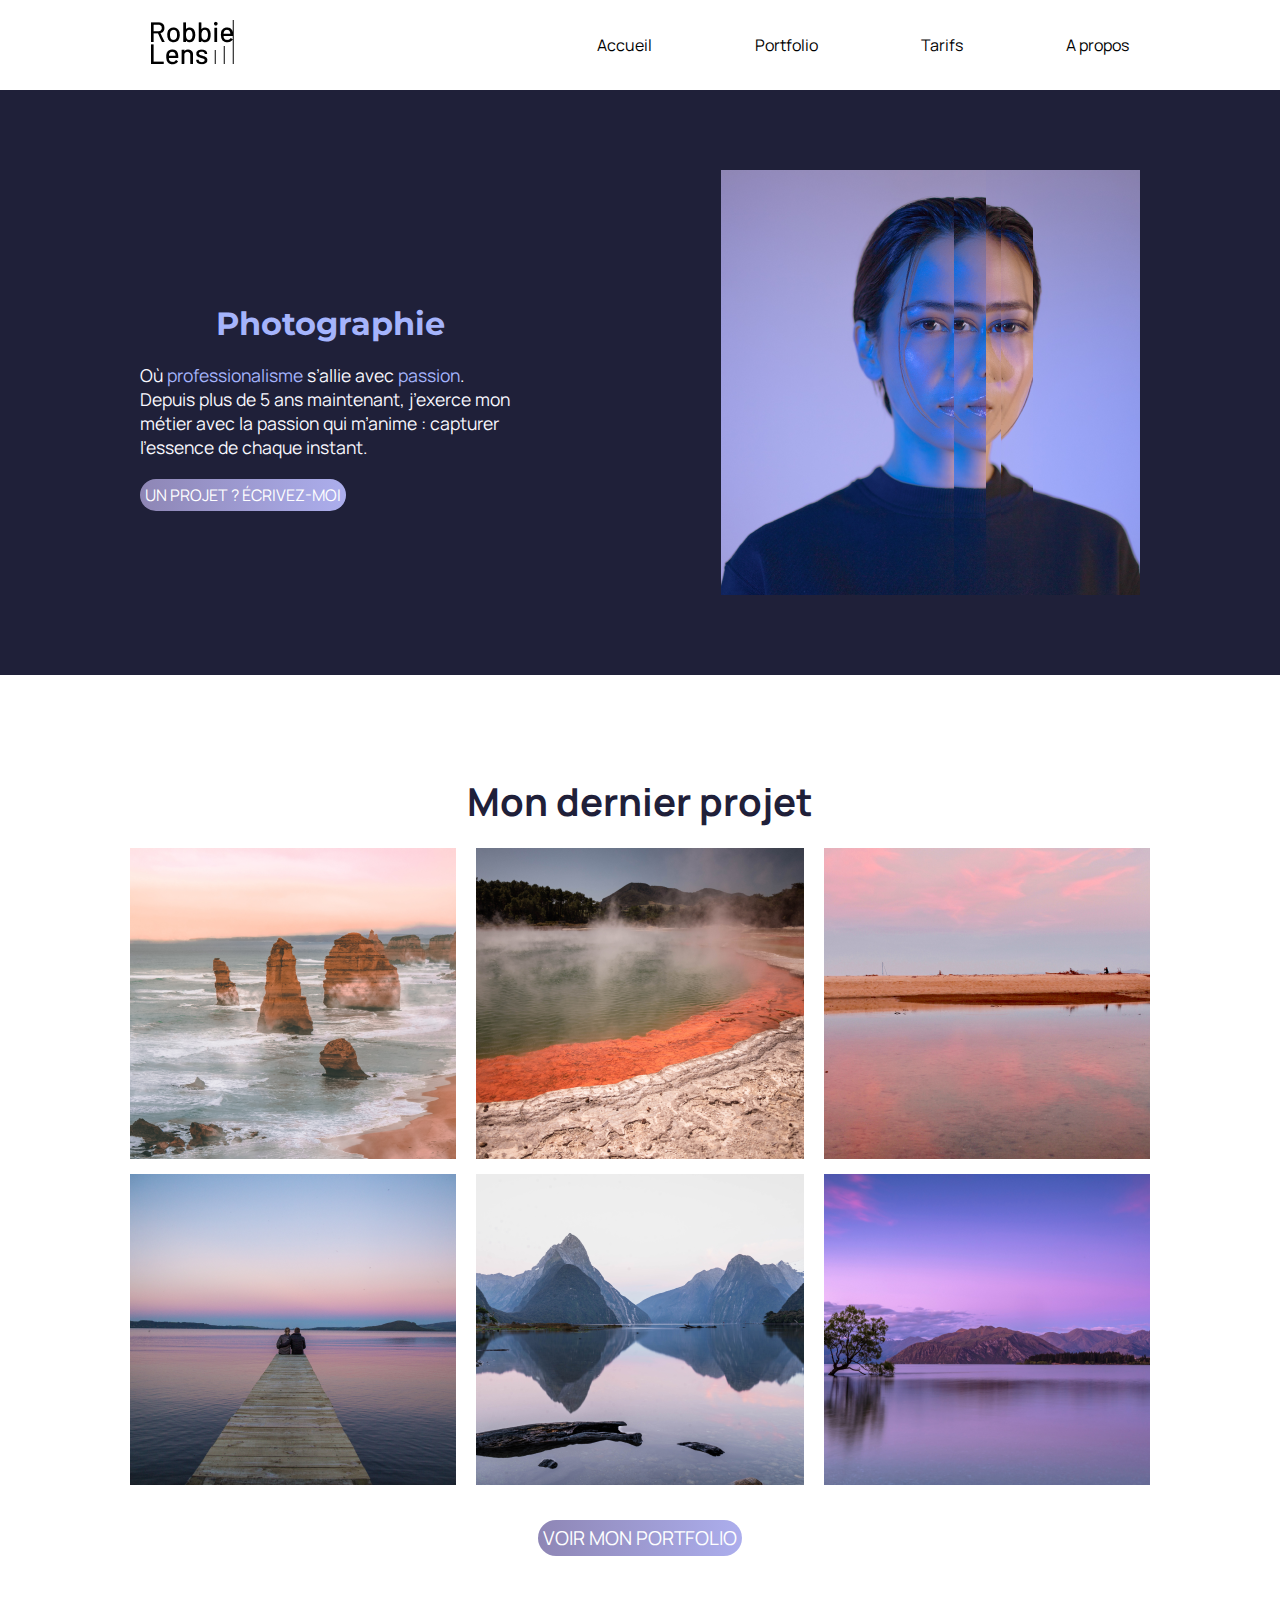
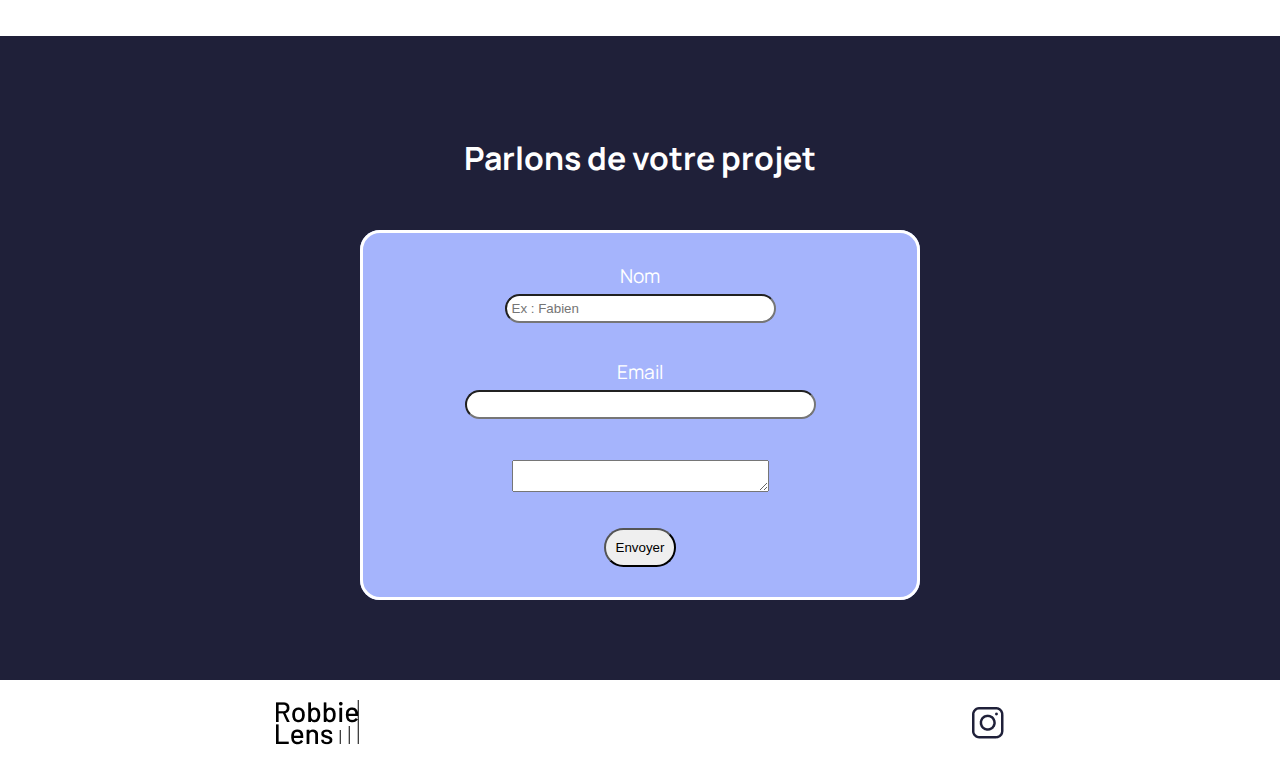
<file: index.html>
<!DOCTYPE html>
<html lang="en">
<head>
    <meta charset="UTF-8">
    <meta name="viewport" content="width=device-width, initial-scale=1.0">
    <title>Accueil – Robbie Lens Photographie</title>
    <link rel="stylesheet" href="style.css">
    
    <link rel="preconnect" href="https://fonts.googleapis.com">
    <link rel="preconnect" href="https://fonts.gstatic.com" crossorigin>
    <link href="https://fonts.googleapis.com/css2?family=Montserrat:ital,wght@0,100..900;1,100..900&display=swap" rel="stylesheet">

    <link rel="preconnect" href="https://fonts.googleapis.com">
    <link rel="preconnect" href="https://fonts.gstatic.com" crossorigin>
    <link href="https://fonts.googleapis.com/css2?family=Manrope:wght@200..800&family=Montserrat:ital,wght@0,100..900;1,100..900&display=swap" rel="stylesheet">
</head>


<body>

    <header>
        <nav class="liens">
                <a href="index.html"><img src="images/logo.png" alt="Logo robbie-lens"></a>
                <div class="nav_liens">
                <a class="liens_icone" href="index.html">Accueil</a>
                <a class="liens_icone" href="portofolio.html">Portfolio</a>
                <a class="liens_icone" href="tarifs.html">Tarifs</a>
                <a class="liens_icone" href="a-propos.html">A propos</a>
                </div>
        </nav>
    </header>

    <main>     
        
        <section class="section_accueil">         
            <div>
                <h1>Photographie</h1>
                <p>Où <em class="couleurP">professionalisme</em> s’allie avec <em class="couleurP">passion</em>. Depuis plus de 5 ans maintenant, j’exerce mon métier avec la passion
                qui m’anime : capturer l’essence de chaque instant.</p>

                <a class="degrade" href="">UN PROJET ? ÉCRIVEZ-MOI</a>
            </div>
            <img src="images/robbie-lens.png" alt="Photo de robbie-lens">
        </section>    

        <section class="section_Accueil_MonDernierProjet">
            <h2>Mon dernier projet</h2>
            <div class="Accueil_rangee_photo">
                <img src="images/element-1.png" alt="element-1">
                <img src="images/element-2.png" alt="element-2">
                <img src="images/element-3.png" alt="element-3">
            </div>
            <div class="Accueil_rangee_photo">
                <img src="images/element-4.png" alt="element-4">
                <img src="images/element-5.png" alt="element-5">
                <img src="images/element-6.png" alt="element-6">    
            </div>
            <a class="degrade" href="portofolio.html">VOIR MON PORTFOLIO</a>
        </section>


        <section class="section-contact">
            <h2>Parlons de votre projet</h2>
            <form method="get" action="">
                <fieldset>
                    <label for="nom">Nom</label>
                    <input type="text" name="Nom" id="Nom" placeholder="Ex : Fabien" size="30" maxlength="20"><br>
                    <label for="email">Email</label>
                    <input type="email" name="Email" id="Email" cols="30" size="40" maxlength="50"><br>
                    <label for="textArea"></label>
                    <textarea name="textArea" id="textArea" cols="30" row="20"></textarea><br>
                    <button>Envoyer</button>
                </fieldset>
            </form>
        </section>
    </main>

    <footer class="liens">
                <a href="index.html"><img src="images/logo.png" alt="Logo robbie-lens"></a>
            <div class="nav_liens">
                <a class="liens_icone" href="https://www.instagram.com/" target="_blank"><img src="images/instagram.png" alt="Logo Insta"></a>
            </div>  
    </footer>


</body>
</html>
</file>
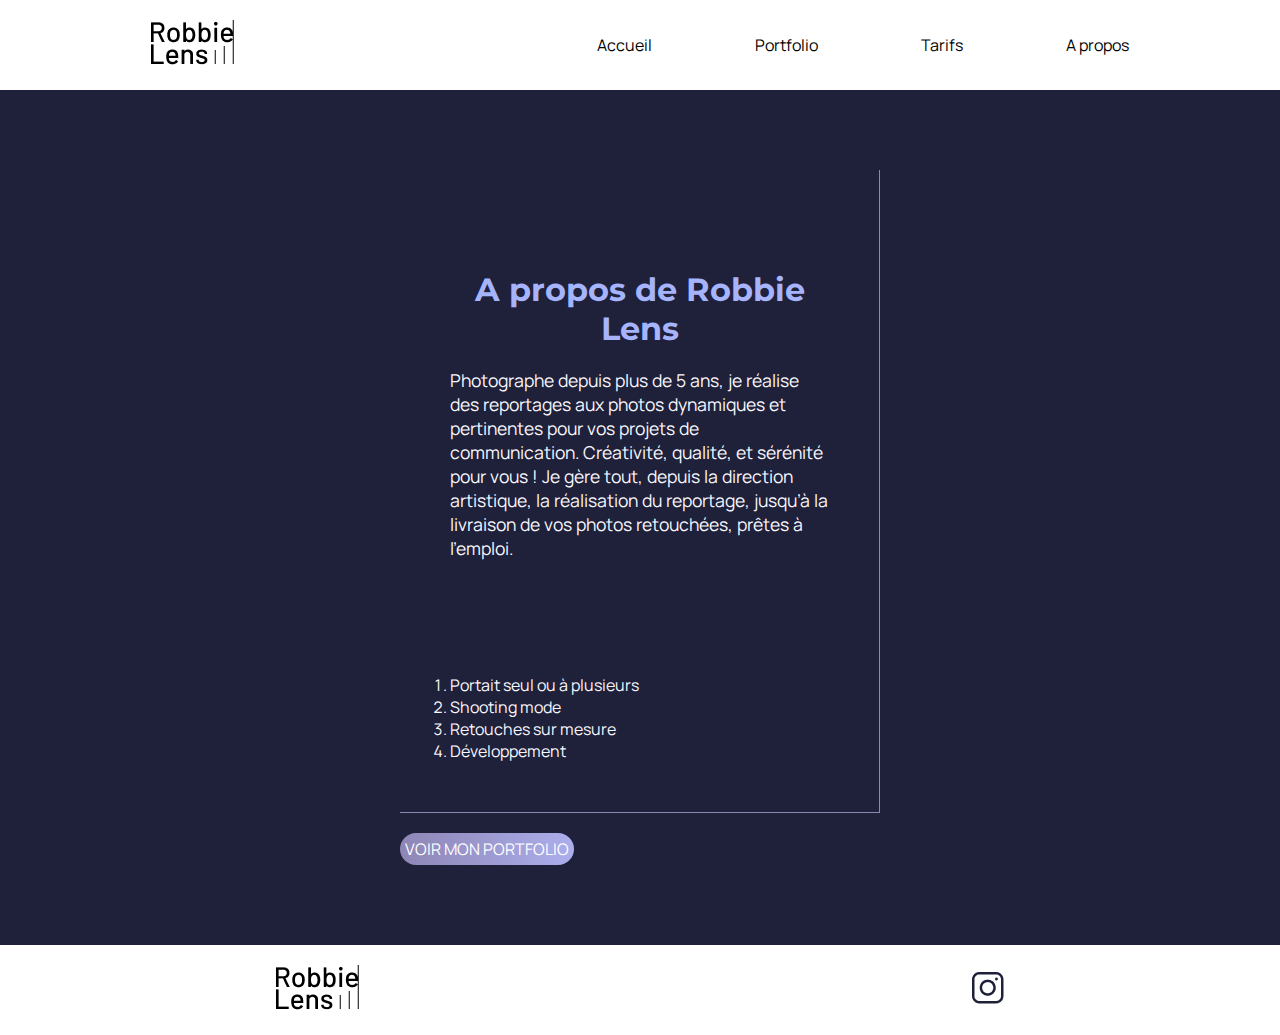
<file: a-propos.html>
<!DOCTYPE html>
<html lang="en">
<head>
    <meta charset="UTF-8">
    <meta name="viewport" content="width=device-width, initial-scale=1.0">
    <title>A propos – Robbie Lens Photographie</title>
    <link rel="stylesheet" href="style.css">
    
    <link rel="preconnect" href="https://fonts.googleapis.com">
    <link rel="preconnect" href="https://fonts.gstatic.com" crossorigin>
    <link href="https://fonts.googleapis.com/css2?family=Montserrat:ital,wght@0,100..900;1,100..900&display=swap" rel="stylesheet">

    <link rel="preconnect" href="https://fonts.googleapis.com">
    <link rel="preconnect" href="https://fonts.gstatic.com" crossorigin>
    <link href="https://fonts.googleapis.com/css2?family=Manrope:wght@200..800&family=Montserrat:ital,wght@0,100..900;1,100..900&display=swap" rel="stylesheet">
</head>



<body>

    <header>
        <nav class="liens">
                <a href="index.html"><img src="images/logo.png" alt="Logo robbie-lens"></a>
                <div class="nav_liens">
                <a class="liens_icone" href="index.html">Accueil</a>
                <a class="liens_icone" href="portofolio.html">Portfolio</a>
                <a class="liens_icone" href="tarifs.html">Tarifs</a>
                <a class="liens_icone" href="a-propos.html">A propos</a>
                </div>
        </nav>
    </header>

   <main class="main_a-propos">
        <section>
            <div class="bloc_aPropos">
                <h1>A propos de Robbie Lens</h1>
                <p>
                    Photographe depuis plus de 5 ans, je réalise des reportages aux photos dynamiques et pertinentes pour vos projets de communication. Créativité, qualité, 
                    et sérénité pour vous ! Je gère tout, depuis la direction artistique, la réalisation du reportage, jusqu’à la livraison de vos photos retouchées, prêtes
                    à l’emploi.
                </p>
            
                <h2>Services</h2>
                <ol>
                    <li>Portait seul ou à plusieurs</li>
                    <li>Shooting mode</li>
                    <li>Retouches sur mesure</li>
                    <li>Développement</li>
                </ol>
            </div>
    
            <div>
                <a class="degrade" href="portofolio.html">VOIR MON PORTFOLIO</a>
            </div>    
        </section>
   </main>

<footer class="liens">
    <a href="index.html"><img src="images/logo.png" alt="Logo robbie-lens"></a>
    <div class="nav_liens">
    <a class="liens_icone" href="https://www.instagram.com/" target="_blank"><img src="images/instagram.png" alt="Logo Insta"></a>
    </div>  
</footer>


</body>
</html>
</file>
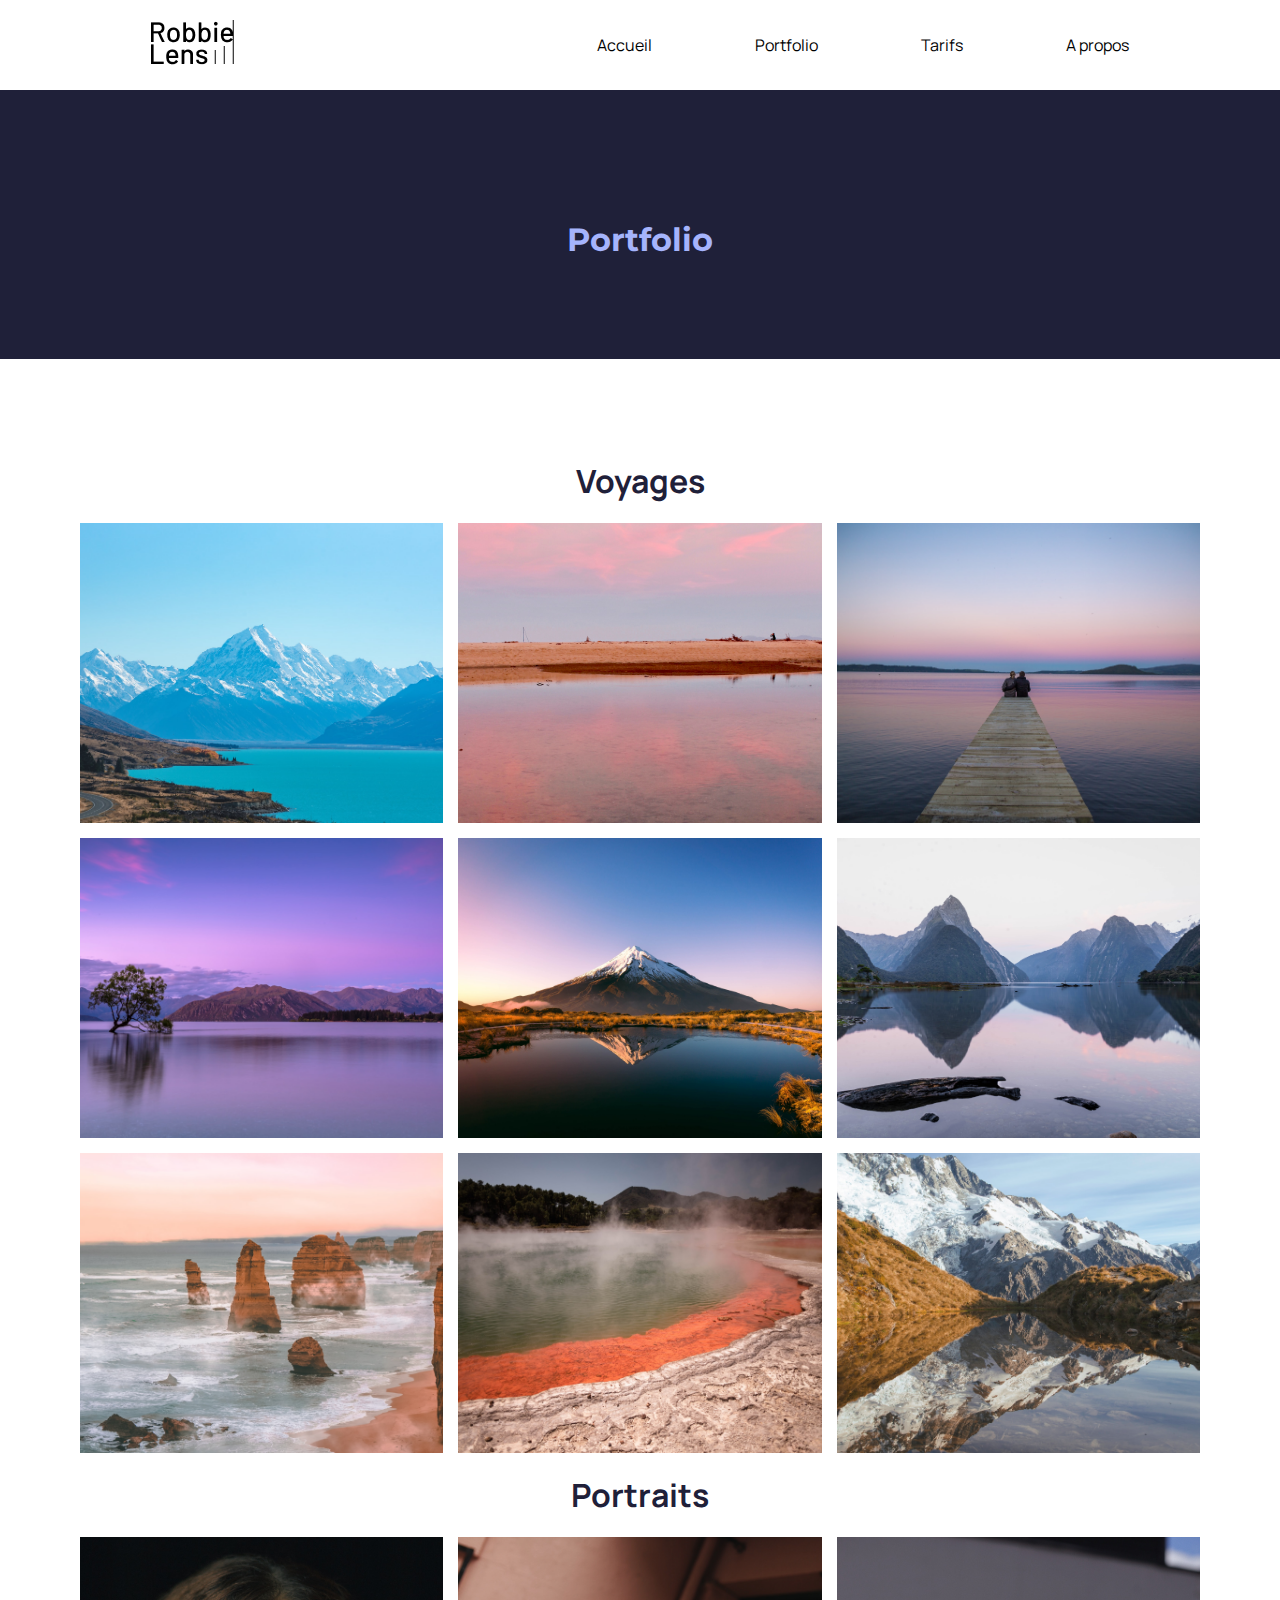
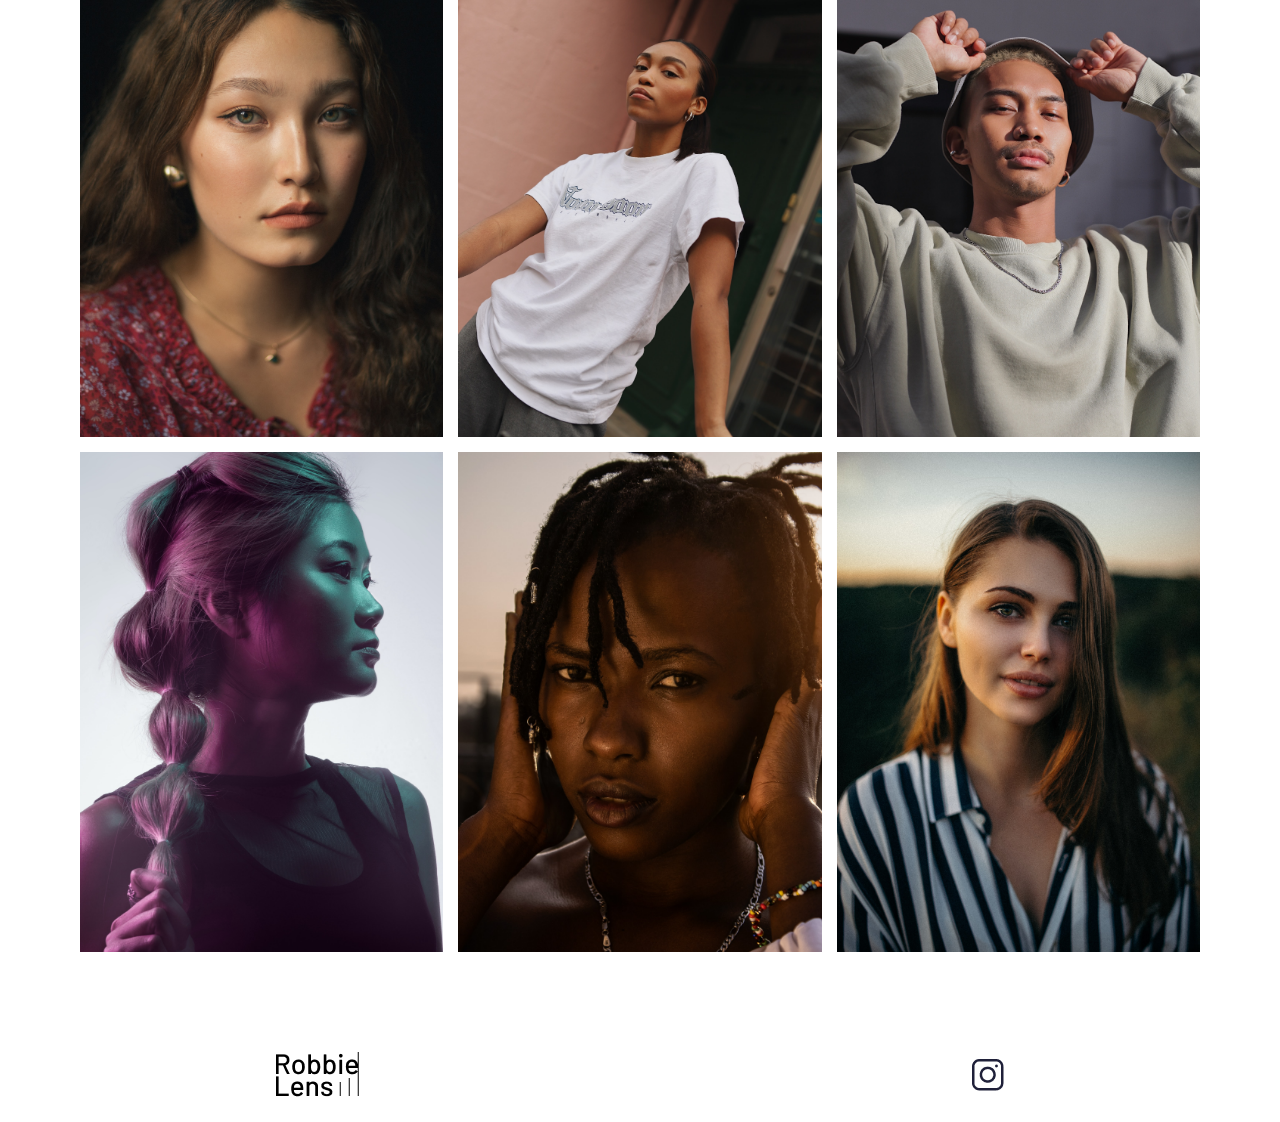
<file: portofolio.html>
<!DOCTYPE html>
<html lang="fr">

<head>
    <meta charset="utf-8" >
    <title>Portfolio - Robbie Lens Photographie</title>
    <link href="style.css" rel="stylesheet" >

    <link rel="preconnect" href="https://fonts.googleapis.com">
    <link rel="preconnect" href="https://fonts.gstatic.com" crossorigin>
    <link href="https://fonts.googleapis.com/css2?family=Manrope&family=Montserrat&display=swap" rel="stylesheet">
</head>

<body>
    <header>
        <nav class="liens">
            <a href="index.html">
                <img src="images/logo.png" alt="Logo Robbie Lens" >
            </a>           
            <div class="nav_liens">
                <a class="liens_icone" href="index.html">Accueil</a>
                <a class="liens_icone" href="portofolio.html">Portfolio</a>
                <a class="liens_icone" href="tarifs.html">Tarifs</a>
                <a class="liens_icone" href="a-propos.html">A propos</a>
            </div>
        </nav>
    </header>
    <main>
        <section>
            <h1>Portfolio</h1>
        </section>
        <section class="portfolio-section-photos">
            <h2>Voyages</h2>
            <div class="grid-paysage">
                <a href="images/paysage1.jpg" class="conteneur_photo"><img  src="images/paysage1.jpg" alt="1"><div class="Photo_Hover">Voir la photo</div></a> 
                <a href="images/paysage2.jpg" class="conteneur_photo"><img  src="images/paysage2.jpg" alt="2"><div class="Photo_Hover">Voir la photo</div></a>
                <a href="images/paysage3.jpg" class="conteneur_photo"><img  src="images/paysage3.jpg" alt="3"><div class="Photo_Hover">Voir la photo</div></a>   
                <a href="images/paysage4.jpg" class="conteneur_photo"><img  src="images/paysage4.jpg" alt="4"><div class="Photo_Hover">Voir la photo</div></a>   
                <a href="images/paysage5.jpg" class="conteneur_photo"><img  src="images/paysage5.jpg" alt="5"><div class="Photo_Hover">Voir la photo</div></a>   
                <a href="images/paysage6.jpg" class="conteneur_photo"><img  src="images/paysage6.jpg" alt="6"><div class="Photo_Hover">Voir la photo</div></a>   
                <a href="images/paysage7.jpg" class="conteneur_photo"><img  src="images/paysage7.jpg" alt="7"><div class="Photo_Hover">Voir la photo</div></a>   
                <a href="images/paysage8.jpg" class="conteneur_photo"><img  src="images/paysage8.jpg" alt="8"><div class="Photo_Hover">Voir la photo</div></a>   
                <a href="images/paysage9.jpg" class="conteneur_photo"><img  src="images/paysage9.jpg" alt="9"><div class="Photo_Hover">Voir la photo</div></a>   
            </div>
<!-- Créez ici votre grid Voyages -->
            <h2>Portraits</h2>
            <div class="grid-portrait">
                <a href="images/portrait1.jpg" class="conteneur_Portrait"><img src="images/portrait1.jpg" alt="1"><div class="Photo_Hover_portrait">Voir la photo</div></a>
                <a href="images/portrait2.jpg" class="conteneur_Portrait"><img src="images/portrait2.jpg" alt="2"><div class="Photo_Hover_portrait">Voir la photo</div></a></a>
                <a href="images/portrait3.jpg" class="conteneur_Portrait"><img src="images/portrait3.jpg" alt="3"><div class="Photo_Hover_portrait">Voir la photo</div></a></a>
                <a href="images/portrait4.jpg" class="conteneur_Portrait"><img src="images/portrait4.jpg" alt="4"><div class="Photo_Hover_portrait">Voir la photo</div></a></a>
                <a href="images/portrait5.jpg" class="conteneur_Portrait"><img src="images/portrait5.jpg" alt="5"><div class="Photo_Hover_portrait">Voir la photo</div></a></a>
                <a href="images/portrait6.jpg" class="conteneur_Portrait"><img src="images/portrait6.jpg" alt="6"><div class="Photo_Hover_portrait">Voir la photo</div></a></a>
            </div>
            <!-- Créez ici votre grid Portraits -->
        </section>
    </main>

    <footer class="liens">
        <a href="index.html"><img src="images/logo.png" alt="Logo robbie-lens"></a>
        <div class="nav_liens">
        <a class="liens_icone" href="https://www.instagram.com/" target="_blank"><img src="images/instagram.png" alt="Logo Insta"></a>
       </div>  
    </footer>
</body>

</html>
</file>
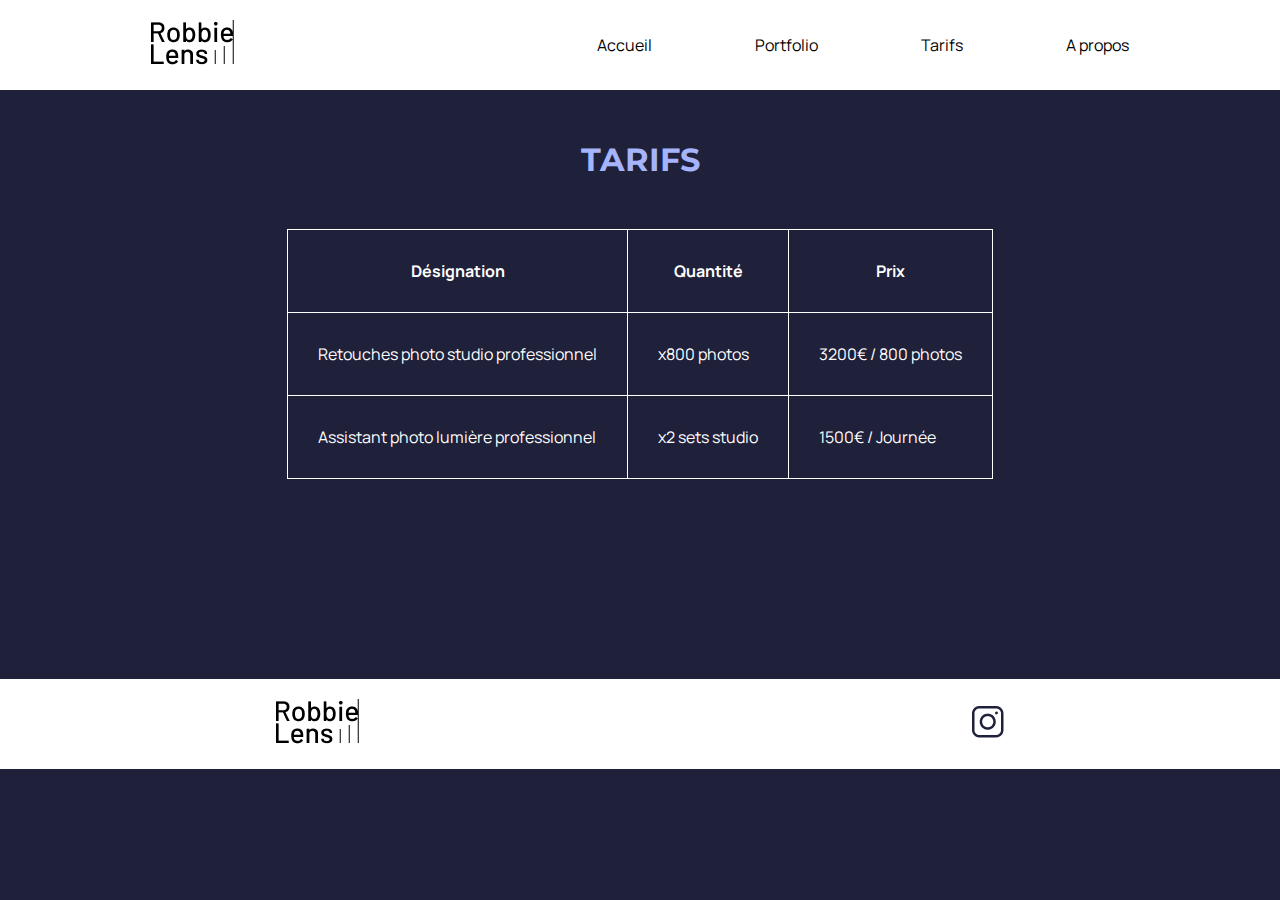
<file: tarifs.html>
<!DOCTYPE html>
<html lang="en">
<head>
    <meta charset="UTF-8">
    <meta name="viewport" content="width=device-width, initial-scale=1.0">
    <title>Tarifs</title>
    <link rel="stylesheet" href="style.css">

    <link rel="preconnect" href="https://fonts.googleapis.com">
    <link rel="preconnect" href="https://fonts.gstatic.com" crossorigin>
    <link href="https://fonts.googleapis.com/css2?family=Montserrat:ital,wght@0,100..900;1,100..900&display=swap" rel="stylesheet">

    <link rel="preconnect" href="https://fonts.googleapis.com">
    <link rel="preconnect" href="https://fonts.gstatic.com" crossorigin>
    <link href="https://fonts.googleapis.com/css2?family=Manrope:wght@200..800&family=Montserrat:ital,wght@0,100..900;1,100..900&display=swap" rel="stylesheet">

</head>

<body>
    <header>
        <nav class="liens">
            <a href="index.html">
                <img src="images/logo.png" alt="Logo Robbie Lens" >
            </a>           
            <div class="nav_liens">
                <a class="liens_icone" href="index.html">Accueil</a>
                <a class="liens_icone" href="portofolio.html">Portfolio</a>
                <a class="liens_icone" href="tarifs.html">Tarifs</a>
                <a class="liens_icone" href="a-propos.html">A propos</a>
            </div>
        </nav>
    </header>

    <main>
        <h1>TARIFS</h1>

        <table>
            <tr>
                <th>Désignation</th>
                <th>Quantité</th>
                <th>Prix</th>
            </tr>
            <tr>
                <td>Retouches photo studio professionnel</td>
                <td>x800 photos</td>
                <td>3200€ / 800 photos</td>
            </tr>
            <tr>
                <td>Assistant photo lumière professionnel</td>
                <td>x2 sets studio</td>
                <td>1500€ / Journée</td>
            </tr>
        </table>
    </main>
    
    <footer class="liens">
        <a href="index.html"><img src="images/logo.png" alt="Logo robbie-lens"></a>
        <div class="nav_liens">
        <a class="liens_icone" href="https://www.instagram.com/" target="_blank"><img src="images/instagram.png" alt="Logo Insta"></a>
       </div>  
    </footer>
        
</body>
</html>
</file>
<file: style.css>
*{
    margin: 0;
    padding: 0;
}
body {
    font-family: 'Manrope', sans-serif;
    font-size: 1em;
    background-color: #1F2039;
}

a{
    color: black;
    text-decoration: none;
}
a:hover{
    text-decoration: underline;
}

.couleurP{
    color: #A5B4FC;
    font-style: normal;
}

h1{
    font-size: 3.5em;
    color: #A5B4FC;
    font-family: 'Montserrat', sans-serif;
    text-align: center;
    margin: 20px;
    margin-top: 50px;
    margin-bottom: 20px;
}

p{
    font-size: 1.1em;
    font-family: 'Manrope', sans-serif;
}

ol{
    font-size: 1em;
    font-family: 'Manrope', sans-serif;
}

.liens{
    color: #242424;
    padding: 20px;
}

.liens_icone:hover{
    opacity: 0.5;
}

p, ol{
    color: #F9F8FF;
}

h2 {
    color: #1F2039;
    text-align: center;
    margin: 20px;
  }

.section-contact h2{
    color: white;
}

.degrade{
    background: linear-gradient(90deg, #8E86B5, #ACAEED);
    font-family: 'Manrope', sans-serif;
    color: white;
    border-radius: 50px;
    padding: 5px;
    display: inline-block;
    margin-top: 20px;
}
.degrade:hover{
    background: linear-gradient(90deg, #696484, #8788BA);
    text-decoration: none;
}

.bloc_aPropos{
    border-bottom: 1px #8e86b5 solid;
    border-right: 1px #8e86b5 solid;
    padding: 50px;
}

header, footer{
    background-color: white;
}

nav, footer{
    display: flex;
    flex-direction: row;
    align-items: center;
    justify-content: space-around;
}

.nav_liens a{
    margin-left: 100px;
}

section{
    padding: 80px;
}

.bloc_aPropos h2, ol{
    margin-top: 35px;
}

.main_a-propos{
    width: 50%;
    margin: auto;
}

.section_accueil{
    display: flex;
    flex-direction: row;
    max-width: 1000px;
    align-items: center;
    margin: auto;
    gap: 200px;
}


.section_Accueil_MonDernierProjet{
    text-align: center;  
    background-color:white;
    text-decoration: #1F2039;
    font-size: 1.2em;
}


.Accueil_rangee_photo{
    display: flex;
    flex-direction: row;
    justify-content: center;
    margin-bottom: 15px;
    gap: 20px;
}

.portfolio-section-photos{
    background-color: white;
}

.portfolio-section-photos img{
    display: inline-block;
}

.grid-paysage {
    display: grid;
    grid-template-columns: 1fr 1fr 1fr;
    grid-template-rows: 300px 300px 300px;
    gap: 15px;
  }
  
  .grid-portrait {
    display: grid;
    grid-template-columns: 1fr 1fr 1fr;
    grid-template-rows: 500px 500px;
    gap: 15px;
  }
  
  .grid-paysage img,
  .grid-portrait img {
    width: 100%;
    height: 100%;
    object-fit: cover;
  }


  .conteneur_photo{
    position: relative;
  }

  .Photo_Hover{
    position: absolute;
    top: 0;
    left: 0;
    right: 0;
    bottom: 0;
    display: none;
    align-items: center;
    justify-content: center;
    font-size: 1.5em;
    color: white;
    background-color: rgba(0, 0, 0, 0.7);
  }

  .conteneur_photo:hover .Photo_Hover{
    display: flex;
  }

  .conteneur_Portrait{
    position: relative;
  }

  .Photo_Hover_portrait{
    position: absolute;
    top: 0;
    bottom: 0;
    right: 0;
    left: 0;
    width: 100%;
    height: 100%;
    background-color: rgba(0, 0, 0, 0.7);
    display: none;
    justify-content: center;
    align-items: center;
    color: white;
    font-size: 1.5em;
  }

  .conteneur_Portrait:hover .Photo_Hover_portrait{
    display: flex;
  }

  table{
    border-collapse: collapse;
    margin: auto;
    margin-top: 50px;
    margin-bottom: 200px;
  }
  td, th{
    color: white;
    border: 1px solid white;
    padding: 30px;
  }



  form{
    width: 50%;
    margin: auto;
    margin-top: 50px;
  }

  fieldset{
    display: flex;
    flex-direction: column;
    justify-content: center;
    align-items: center;
    gap: 5px;
    background-color: #A5B4FC;
    font-size: 1.2em; 
    border: 3px solid #ffffff; /* Couleur de la bordure bleu cyan */
    border-radius: 20px;
    padding: 30px;
    color: #fff; /* Couleur de texte blanc */  
  }

  input{
    border-radius: 30px;
    padding: 5px;
  }

  button{
    padding: 10px;
    border-radius: 30px;
  }


  h1, h2{
    font-size: 2em;
  }

  @media screen and (max-width: 996px) {

    .liens{
      display: flex;
      flex-direction: column;
      justify-content: center;
      align-items: center ;
    }
    .liens_icone{
      display: flex;
      flex-direction: column;
      justify-content: center;
      align-items: center ;
    }
    .nav_liens a{
      margin-left: 0;
      margin-top: 3px;
    }
    .liens_icone:first-child{
      margin-top: 20px;
    }

    .section_accueil, .section_Accueil_MonDernierProjet, .Accueil_rangee_photo, .section-contact{
      display: flex;
      flex-direction: column;
      justify-content: center;
      align-items: center ;
      text-align: justify;
    }

    form{
      width: auto;
      margin: auto;
      margin-left: -45px;
    }
    
    .portfolio-section-photos, .grid-paysage, .grid-portrait{
      display: flex;
      flex-direction: column;
      justify-content: center;
      align-items: center ;
    }

    .main_a-propos{
      display: flex;
      flex-direction: column;
      justify-content: center;
      align-items: center ; 
    }
  }
</file>
